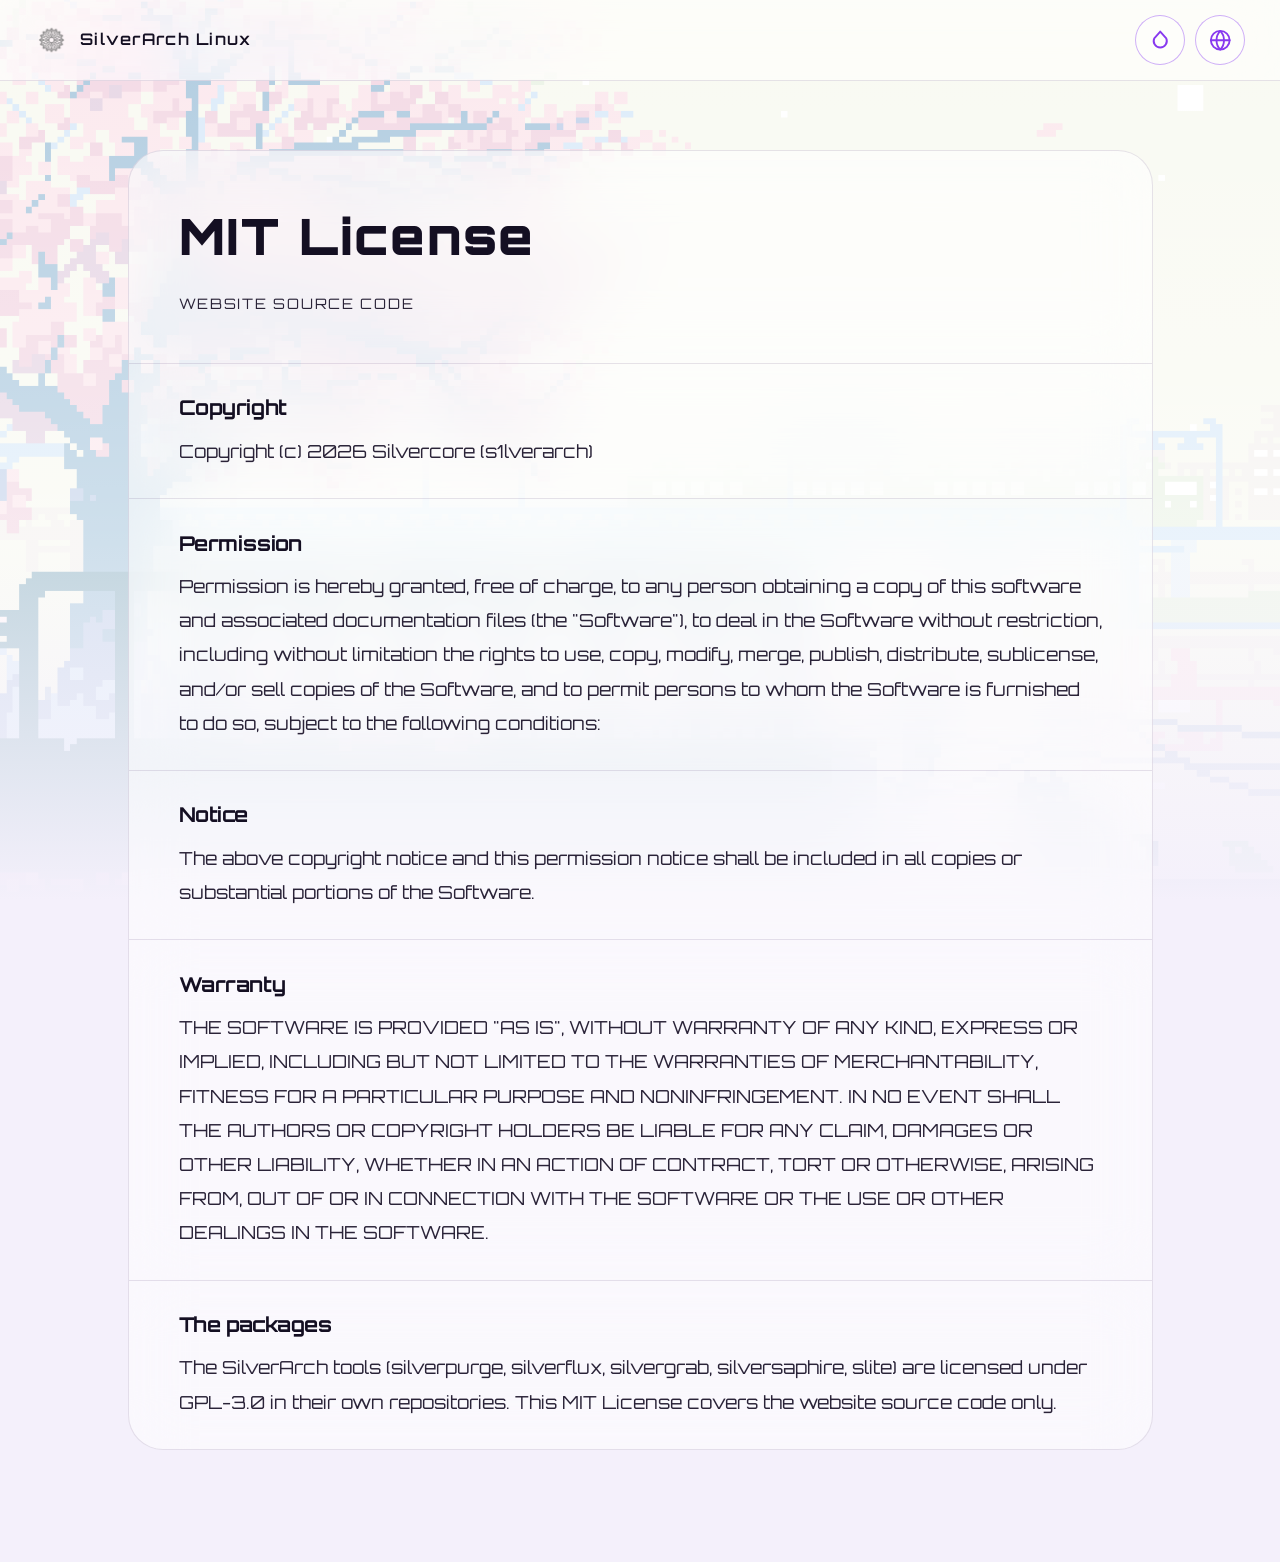
<file: license.html>
<!DOCTYPE html>
<html lang="en" data-theme="light" dir="ltr">
<head>
<meta charset="UTF-8">
<meta name="viewport" content="width=device-width, initial-scale=1.0">
<title>MIT License — SilverArch Linux</title>
<link rel="icon" href="assets/silverarch.png">
<link rel="preconnect" href="https://fonts.googleapis.com">
<link rel="stylesheet" href="https://fonts.googleapis.com/css2?family=Orbitron:wght@400;500;600;700;900&family=IBM+Plex+Sans+Arabic:wght@400;500;600;700&display=swap">
<link rel="stylesheet" href="style.css">
<link rel="stylesheet" href="legal.css">
</head>
<body>

<nav class="legal-nav" aria-label="Top bar">
  <a class="legal-back" href="index.html"><img src="assets/silverarch.png" alt="" width="26" height="26"><span data-i18n="nav_back">SilverArch Linux</span></a>
  <div class="legal-tools">
    <button class="icon-btn" id="btn-theme-btn" aria-label="Button colour" title="Button colour">
      <svg class="ic" viewBox="0 0 24 24" fill="none" stroke="currentColor" stroke-width="2" stroke-linecap="round" stroke-linejoin="round" aria-hidden="true"><path d="M12 2.7 5.6 9.9a7 7 0 1 0 12.8 0z"/></svg>
    </button>
    <div class="lang">
      <button class="globe-btn" aria-label="Language" aria-haspopup="true">
        <svg class="ic" viewBox="0 0 24 24" fill="none" stroke="currentColor" stroke-width="2" stroke-linecap="round" stroke-linejoin="round" aria-hidden="true"><circle cx="12" cy="12" r="10"/><path d="M12 2a14.5 14.5 0 0 0 0 20 14.5 14.5 0 0 0 0-20"/><path d="M2 12h20"/></svg>
      </button>
      <div class="lang-menu" role="menu">
        <button class="lang-opt" data-lang-opt="en" role="menuitem"><span>English</span><small>EN</small></button>
        <button class="lang-opt" data-lang-opt="ar" role="menuitem"><span>العربية</span><small>AR</small></button>
        <button class="lang-opt" data-lang-opt="fr" role="menuitem"><span>Français</span><small>FR</small></button>
        <button class="lang-opt" data-lang-opt="ru" role="menuitem"><span>Русский</span><small>RU</small></button>
      </div>
    </div>
  </div>
</nav>

<main class="legal">
  <header class="legal-head">
    <h1 data-i18n="l_title">MIT License</h1>
    <p class="legal-meta" data-i18n="l_meta">Website source code</p>
  </header>

  <section class="sec"><h2 data-i18n="l_s1_t">Copyright</h2><p data-i18n="l_s1_p">Copyright (c) 2026 Silvercore (s1lverarch)</p></section>
  <section class="sec"><h2 data-i18n="l_s2_t">Permission</h2><p data-i18n="l_s2_p">Permission is hereby granted, free of charge, to any person obtaining a copy of this software and associated documentation files (the "Software"), to deal in the Software without restriction, including without limitation the rights to use, copy, modify, merge, publish, distribute, sublicense, and/or sell copies of the Software, and to permit persons to whom the Software is furnished to do so, subject to the following conditions:</p></section>
  <section class="sec"><h2 data-i18n="l_s3_t">Notice</h2><p data-i18n="l_s3_p">The above copyright notice and this permission notice shall be included in all copies or substantial portions of the Software.</p></section>
  <section class="sec"><h2 data-i18n="l_s4_t">Warranty</h2><p data-i18n="l_s4_p">THE SOFTWARE IS PROVIDED "AS IS", WITHOUT WARRANTY OF ANY KIND, EXPRESS OR IMPLIED, INCLUDING BUT NOT LIMITED TO THE WARRANTIES OF MERCHANTABILITY, FITNESS FOR A PARTICULAR PURPOSE AND NONINFRINGEMENT. IN NO EVENT SHALL THE AUTHORS OR COPYRIGHT HOLDERS BE LIABLE FOR ANY CLAIM, DAMAGES OR OTHER LIABILITY, WHETHER IN AN ACTION OF CONTRACT, TORT OR OTHERWISE, ARISING FROM, OUT OF OR IN CONNECTION WITH THE SOFTWARE OR THE USE OR OTHER DEALINGS IN THE SOFTWARE.</p></section>
  <section class="sec"><h2 data-i18n="l_s5_t">The packages</h2><p data-i18n="l_s5_p">The SilverArch tools (silverpurge, silverflux, silvergrab, silversaphire, slite) are licensed under GPL-3.0 in their own repositories. This MIT License covers the website source code only.</p></section>
</main>

<script src="icons.js"></script>
<script src="legal-i18n.js"></script>
<script src="legal.js"></script>
</body>
</html>
</file>
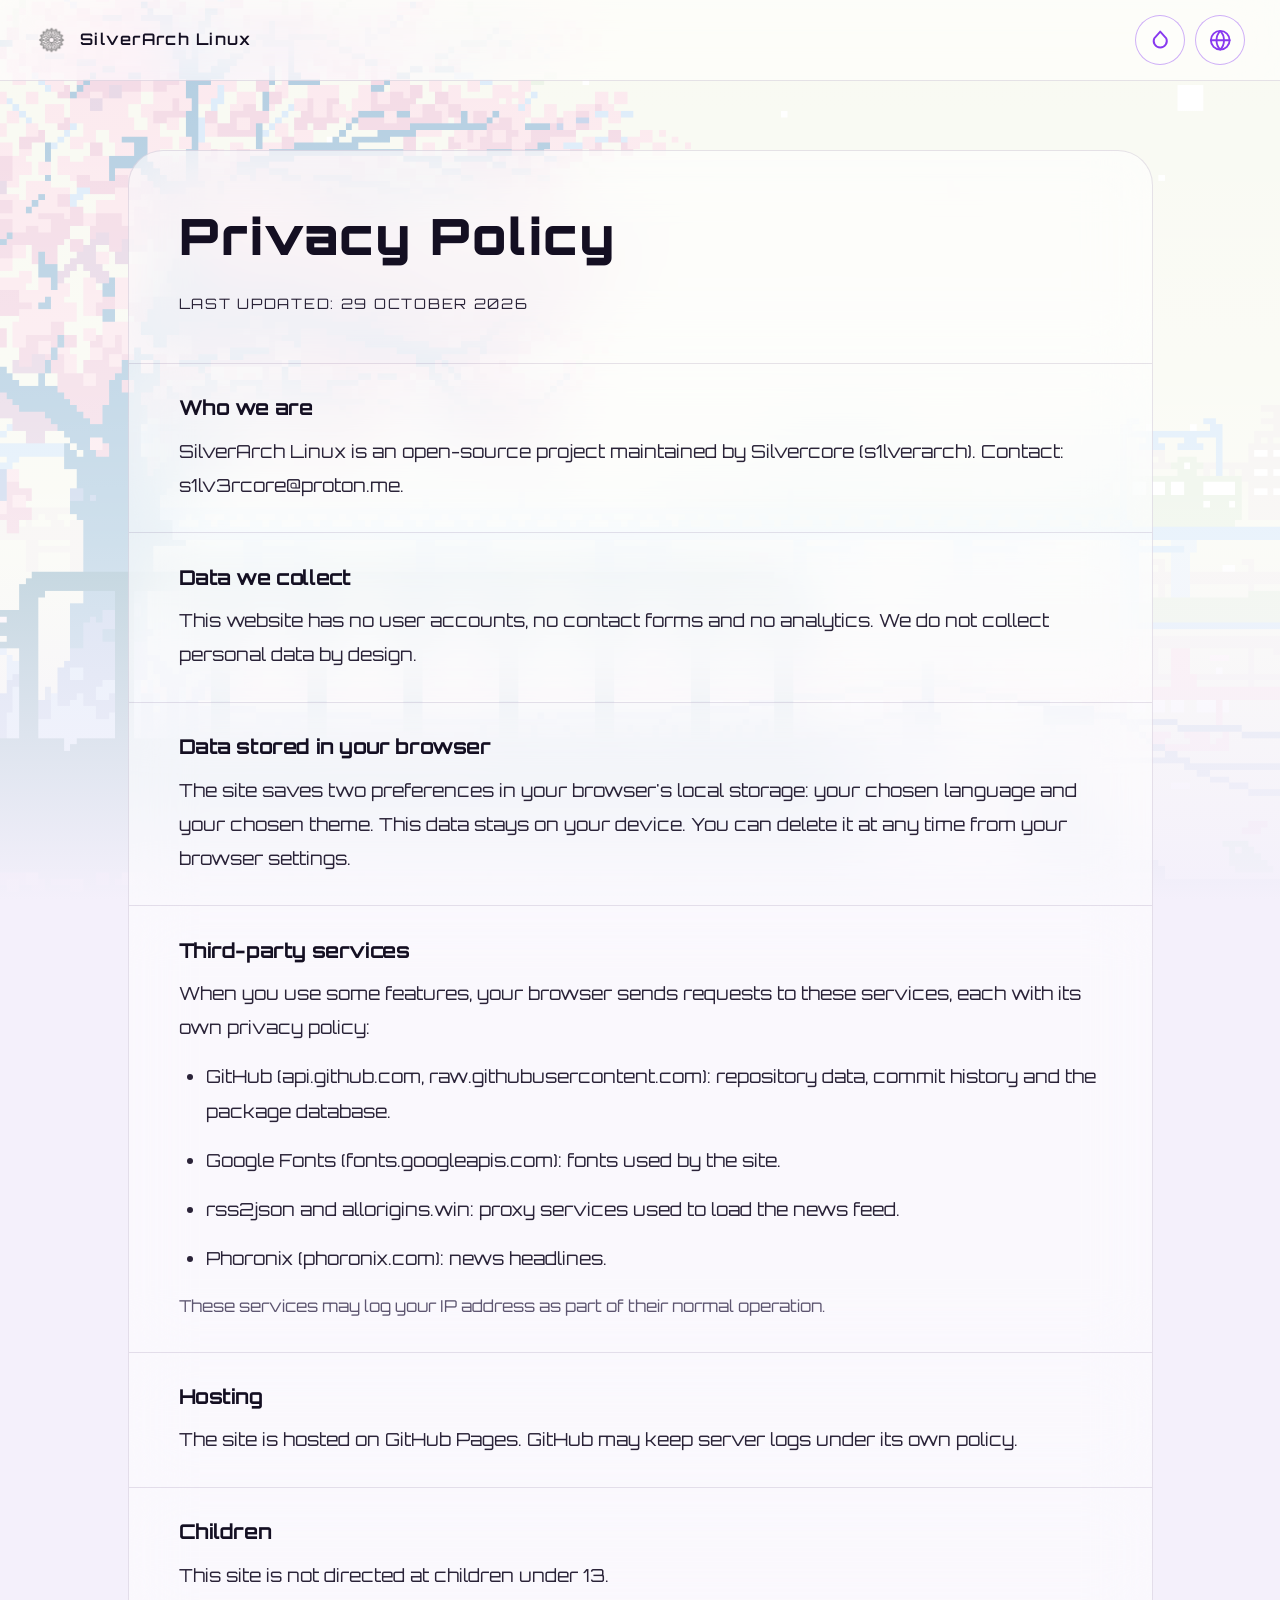
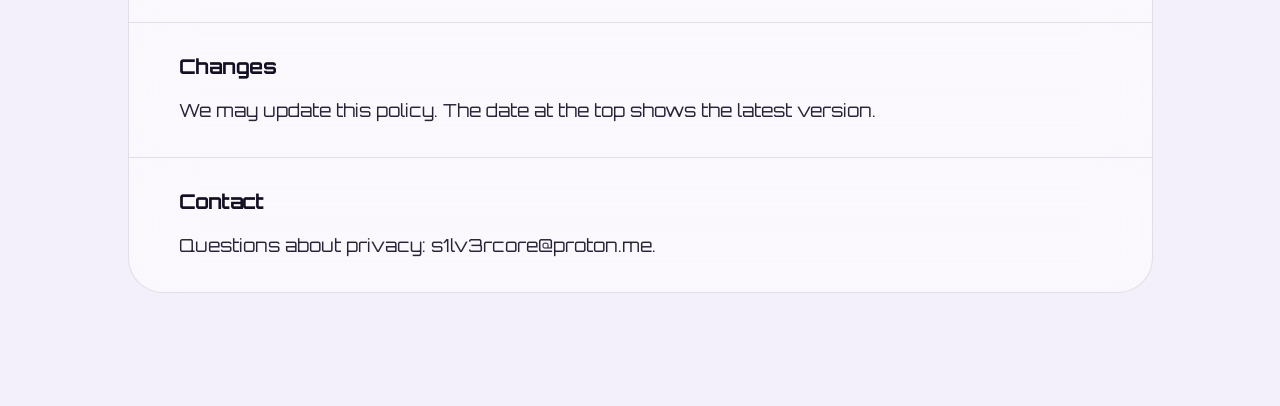
<file: privacy.html>
<!DOCTYPE html>
<html lang="en" data-theme="light" dir="ltr">
<head>
<meta charset="UTF-8">
<meta name="viewport" content="width=device-width, initial-scale=1.0">
<title>Privacy Policy — SilverArch Linux</title>
<link rel="icon" href="assets/silverarch.png">
<link rel="preconnect" href="https://fonts.googleapis.com">
<link rel="stylesheet" href="https://fonts.googleapis.com/css2?family=Orbitron:wght@400;500;600;700;900&family=IBM+Plex+Sans+Arabic:wght@400;500;600;700&display=swap">
<link rel="stylesheet" href="style.css">
<link rel="stylesheet" href="legal.css">
</head>
<body>

<nav class="legal-nav" aria-label="Top bar">
  <a class="legal-back" href="index.html"><img src="assets/silverarch.png" alt="" width="26" height="26"><span data-i18n="nav_back">SilverArch Linux</span></a>
  <div class="legal-tools">
    <button class="icon-btn" id="btn-theme-btn" aria-label="Button colour" title="Button colour">
      <svg class="ic" viewBox="0 0 24 24" fill="none" stroke="currentColor" stroke-width="2" stroke-linecap="round" stroke-linejoin="round" aria-hidden="true"><path d="M12 2.7 5.6 9.9a7 7 0 1 0 12.8 0z"/></svg>
    </button>
    <div class="lang">
      <button class="globe-btn" aria-label="Language" aria-haspopup="true">
        <svg class="ic" viewBox="0 0 24 24" fill="none" stroke="currentColor" stroke-width="2" stroke-linecap="round" stroke-linejoin="round" aria-hidden="true"><circle cx="12" cy="12" r="10"/><path d="M12 2a14.5 14.5 0 0 0 0 20 14.5 14.5 0 0 0 0-20"/><path d="M2 12h20"/></svg>
      </button>
      <div class="lang-menu" role="menu">
        <button class="lang-opt" data-lang-opt="en" role="menuitem"><span>English</span><small>EN</small></button>
        <button class="lang-opt" data-lang-opt="ar" role="menuitem"><span>العربية</span><small>AR</small></button>
        <button class="lang-opt" data-lang-opt="fr" role="menuitem"><span>Français</span><small>FR</small></button>
        <button class="lang-opt" data-lang-opt="ru" role="menuitem"><span>Русский</span><small>RU</small></button>
      </div>
    </div>
  </div>
</nav>

<main class="legal">
  <header class="legal-head">
    <h1 data-i18n="p_title">Privacy Policy</h1>
    <p class="legal-meta" data-i18n="p_meta">Last updated: 26 November 2026</p>
  </header>

  <section class="sec"><h2 data-i18n="p_s1_t">Who we are</h2><p data-i18n="p_s1_p">SilverArch Linux is an open-source project maintained by Silvercore (s1lverarch). Contact: s1lv3rcore@proton.me.</p></section>
  <section class="sec"><h2 data-i18n="p_s2_t">Data we collect</h2><p data-i18n="p_s2_p">This website has no user accounts, no contact forms and no analytics. We do not collect personal data by design.</p></section>
  <section class="sec"><h2 data-i18n="p_s3_t">Data stored in your browser</h2><p data-i18n="p_s3_p">The site saves your chosen language and your chosen button colour in your browser's local storage. SilverArch Linux is not affiliated with or endorsed by the Arch Linux project. The word “Arch” describes the Arch-based base system. This data stays on your device. You can delete it at any time from your browser settings.</p></section>
  <section class="sec">
    <h2 data-i18n="p_s4_t">Third-party services</h2>
    <p data-i18n="p_s4_p">When you use some features, your browser sends requests to these services, each with its own privacy policy:</p>
    <ul>
      <li data-i18n="p_s4_l1">GitHub (api.github.com, raw.githubusercontent.com): repository data, commit history and the package database.</li>
      <li data-i18n="p_s4_l2">Google Fonts (fonts.googleapis.com): fonts used by the site.</li>
      <li data-i18n="p_s4_l3">rss2json and allorigins.win: proxy services used to load the news feed.</li>
      <li data-i18n="p_s4_l4">Phoronix (phoronix.com): news headlines.</li>
    </ul>
    <p class="sec-note" data-i18n="p_s4_note">These services may log your IP address as part of their normal operation.</p>
  </section>
  <section class="sec"><h2 data-i18n="p_s5_t">Hosting</h2><p data-i18n="p_s5_p">The site is hosted on GitHub Pages. GitHub may keep server logs under its own policy.</p></section>
  <section class="sec"><h2 data-i18n="p_s6_t">Children</h2><p data-i18n="p_s6_p">This site is not directed at children under 13.</p></section>
  <section class="sec"><h2 data-i18n="p_s7_t">Changes</h2><p data-i18n="p_s7_p">We may update this policy. The date at the top shows the latest version.</p></section>
  <section class="sec"><h2 data-i18n="p_s8_t">Contact</h2><p data-i18n="p_s8_p">Questions about privacy: s1lv3rcore@proton.me.</p></section>
</main>

<script src="icons.js"></script>
<script src="legal-i18n.js"></script>
<script src="legal.js"></script>
</body>
</html>
</file>
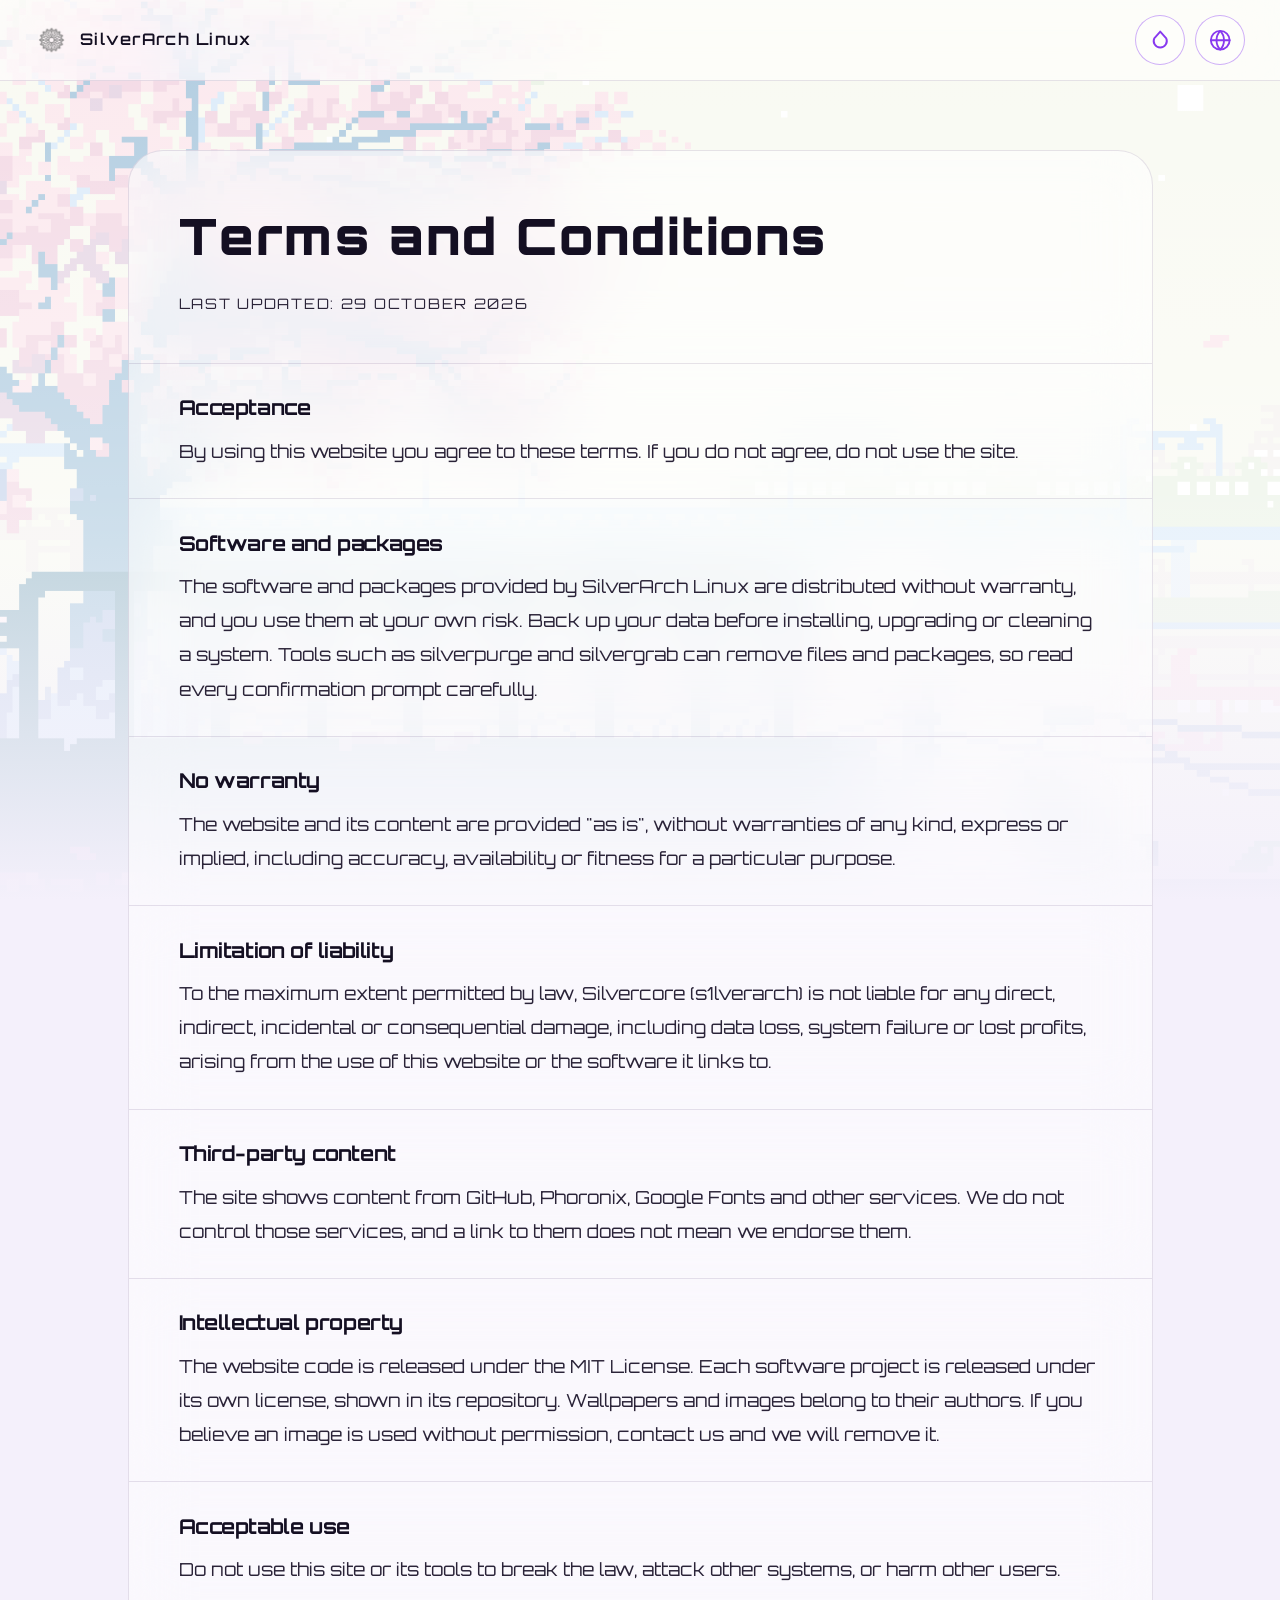
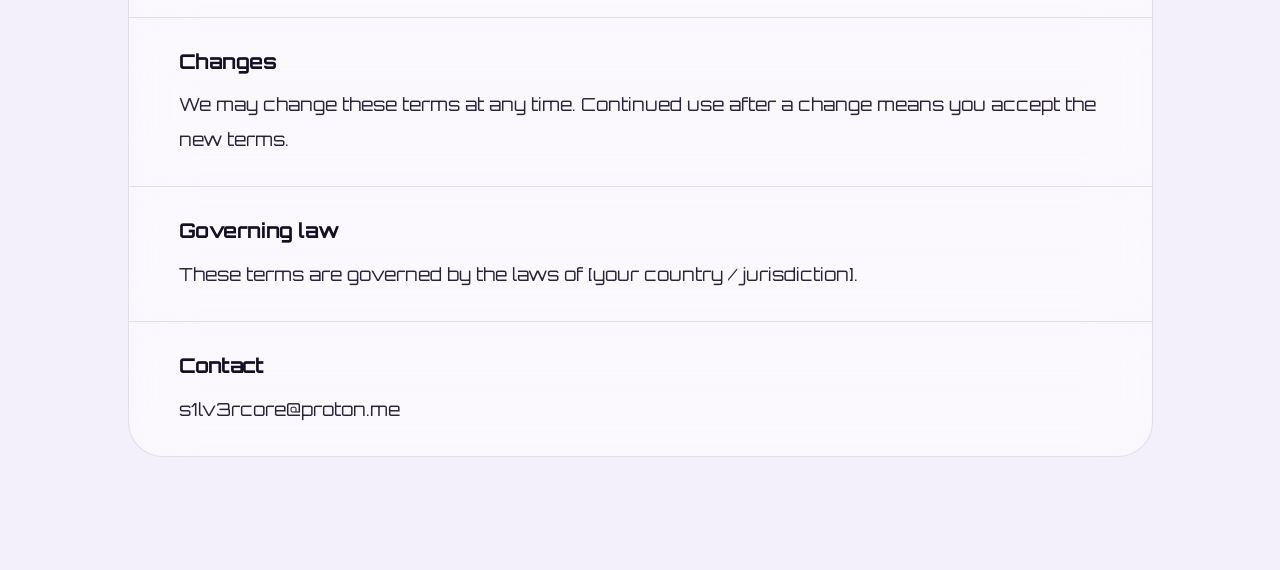
<file: terms.html>
<!DOCTYPE html>
<html lang="en" data-theme="light" dir="ltr">
<head>
<meta charset="UTF-8">
<meta name="viewport" content="width=device-width, initial-scale=1.0">
<title>Terms and Conditions — SilverArch Linux</title>
<link rel="icon" href="assets/silverarch.png">
<link rel="preconnect" href="https://fonts.googleapis.com">
<link rel="stylesheet" href="https://fonts.googleapis.com/css2?family=Orbitron:wght@400;500;600;700;900&family=IBM+Plex+Sans+Arabic:wght@400;500;600;700&display=swap">
<link rel="stylesheet" href="style.css">
<link rel="stylesheet" href="legal.css">
</head>
<body>

<nav class="legal-nav" aria-label="Top bar">
  <a class="legal-back" href="index.html"><img src="assets/silverarch.png" alt="" width="26" height="26"><span data-i18n="nav_back">SilverArch Linux</span></a>
  <div class="legal-tools">
    <button class="icon-btn" id="btn-theme-btn" aria-label="Button colour" title="Button colour">
      <svg class="ic" viewBox="0 0 24 24" fill="none" stroke="currentColor" stroke-width="2" stroke-linecap="round" stroke-linejoin="round" aria-hidden="true"><path d="M12 2.7 5.6 9.9a7 7 0 1 0 12.8 0z"/></svg>
    </button>
    <div class="lang">
      <button class="globe-btn" aria-label="Language" aria-haspopup="true">
        <svg class="ic" viewBox="0 0 24 24" fill="none" stroke="currentColor" stroke-width="2" stroke-linecap="round" stroke-linejoin="round" aria-hidden="true"><circle cx="12" cy="12" r="10"/><path d="M12 2a14.5 14.5 0 0 0 0 20 14.5 14.5 0 0 0 0-20"/><path d="M2 12h20"/></svg>
      </button>
      <div class="lang-menu" role="menu">
        <button class="lang-opt" data-lang-opt="en" role="menuitem"><span>English</span><small>EN</small></button>
        <button class="lang-opt" data-lang-opt="ar" role="menuitem"><span>العربية</span><small>AR</small></button>
        <button class="lang-opt" data-lang-opt="fr" role="menuitem"><span>Français</span><small>FR</small></button>
        <button class="lang-opt" data-lang-opt="ru" role="menuitem"><span>Русский</span><small>RU</small></button>
      </div>
    </div>
  </div>
</nav>

<main class="legal">
  <header class="legal-head">
    <h1 data-i18n="t_title">Terms and Conditions</h1>
    <p class="legal-meta" data-i18n="t_meta">Last updated: 29 October 2026</p>
  </header>

  <section class="sec"><h2 data-i18n="t_s1_t">Acceptance</h2><p data-i18n="t_s1_p">By using this website you agree to these terms. If you do not agree, do not use the site.</p></section>
  <section class="sec"><h2 data-i18n="t_s2_t">Software and packages</h2><p data-i18n="t_s2_p">The software and packages provided by SilverArch Linux are distributed without warranty, and you use them at your own risk. Back up your data before installing, upgrading or cleaning a system. Tools such as silverpurge and silvergrab can remove files and packages, so read every confirmation prompt carefully.</p></section>
  <section class="sec"><h2 data-i18n="t_s3_t">No warranty</h2><p data-i18n="t_s3_p">The website and its content are provided "as is", without warranties of any kind, express or implied, including accuracy, availability or fitness for a particular purpose.</p></section>
  <section class="sec"><h2 data-i18n="t_s4_t">Limitation of liability</h2><p data-i18n="t_s4_p">To the maximum extent permitted by law, Silvercore (s1lverarch) is not liable for any direct, indirect, incidental or consequential damage, including data loss, system failure or lost profits, arising from the use of this website or the software it links to.</p></section>
  <section class="sec"><h2 data-i18n="t_s5_t">Third-party content</h2><p data-i18n="t_s5_p">The site shows content from GitHub, Phoronix, Google Fonts and other services. We do not control those services, and a link to them does not mean we endorse them.</p></section>
  <section class="sec"><h2 data-i18n="t_s6_t">Intellectual property</h2><p data-i18n="t_s6_p">The website code is released under the MIT License. Each software project is released under its own license, shown in its repository. Wallpapers and images belong to their authors. If you believe an image is used without permission, contact us and we will remove it.</p></section>
  <section class="sec"><h2 data-i18n="t_s7_t">Acceptable use</h2><p data-i18n="t_s7_p">Do not use this site or its tools to break the law, attack other systems, or harm other users.</p></section>
  <section class="sec"><h2 data-i18n="t_s8_t">Changes</h2><p data-i18n="t_s8_p">We may change these terms at any time. Continued use after a change means you accept the new terms.</p></section>
  <section class="sec"><h2 data-i18n="t_s9_t">Governing law</h2><p data-i18n="t_s9_p">These terms are governed by the laws of [your country / jurisdiction].</p></section>
  <section class="sec"><h2 data-i18n="t_s10_t">Contact</h2><p data-i18n="t_s10_p">s1lv3rcore@proton.me</p></section>
</main>

<script src="icons.js"></script>
<script src="legal-i18n.js"></script>
<script src="legal.js"></script>
</body>
</html>
</file>
<file: style.css>
/* SilverArch Linux — site styles
   Dark: pure black + #F865FF accent, pixel city wallpaper.
   Light: soft lilac-white + #8839ef accent, pixel cherry-blossom wallpaper.
   Buttons are glass: translucent, blurred, thin light border. */

:root {
  --sans: 'Orbitron', 'IBM Plex Sans Arabic', system-ui, sans-serif;
  --mono: 'JetBrains Mono', ui-monospace, monospace;
  --ease: cubic-bezier(.16, 1, .3, 1);
  --r: 18px;
  }
html[data-theme="dark"] {
  color-scheme: dark;
  --bg: #000000;
  --wall: url('assets/dark.gif');
  --wall-tint: linear-gradient(180deg, rgba(0,0,0,.55) 0%, rgba(0,0,0,.82) 60%, #000 100%);
  --accent: #F865FF; --accent2: #c26bff;
  --text: #ece4f5; --strong: #ffffff; --dim: #9d8fae; --dim2: #5b4f6b;
  --glass: rgba(255,255,255,.05); --glass-hi: rgba(255,255,255,.10);
  --line: rgba(255,255,255,.10); --line2: rgba(248,101,255,.45);
  --shadow: 0 18px 50px rgba(0,0,0,.6);
  --glow: 0 0 36px rgba(248,101,255,.28);
}
html[data-theme="light"] {
  color-scheme: light;
  --bg: #f4f0fb;
  --wall: url('assets/light.gif');
  --wall-tint: linear-gradient(180deg, rgba(255,255,255,.55) 0%, rgba(255,255,255,.72) 60%, #f4f0fb 100%);
  --accent: #8839ef; --accent2: #6a1bd1;
  --text: #2a2338; --strong: #140f22; --dim: #5d5570; --dim2: #9a93ab;
  --glass: rgba(255,255,255,.28); --glass-hi: rgba(255,255,255,.55);
  --line: rgba(60,30,90,.12); --line2: rgba(136,57,239,.45);
  --shadow: 0 18px 46px rgba(60,30,90,.16);
  --glow: 0 0 36px rgba(136,57,239,.22);
}

/* Russian pages: Science Gothic (Cyrillic, techno look) */
html[lang="ru"] body,
html[lang="ru"] p,
html[lang="ru"] li,
html[lang="ru"] .lead,
html[lang="ru"] .repo p,
html[lang="ru"] .cta p,
html[lang="ru"] h1,
html[lang="ru"] h2,
html[lang="ru"] h3,
html[lang="ru"] .hero-title,
html[lang="ru"] .brand {
  font-family: 'Science Gothic', system-ui, sans-serif;
}

*, *::before, *::after { box-sizing: border-box; margin: 0; padding: 0; }
html { scroll-behavior: smooth; scroll-padding-top: 84px; -webkit-text-size-adjust: 100%; }
body {
  font-family: var(--sans); color: var(--text); background: var(--bg); line-height: 1.6;
  min-height: 100vh; overflow-x: hidden; transition: background-color .4s var(--ease), color .4s var(--ease);
}
html[dir="rtl"] body { font-family: 'Noto Sans Arabic', var(--sans); }
a { color: inherit; text-decoration: none; }
button { font: inherit; color: inherit; background: none; border: 0; cursor: pointer; }
img, video { max-width: 100%; display: block; }
code, pre, .mono { font-family: var(--mono); }
::selection { background: var(--accent); color: #000; }
:focus-visible { outline: 2px solid var(--accent); outline-offset: 3px; border-radius: 8px; }

/* wallpaper: fixed, cover, with a readable tint on top */
body::before {
  content: ""; position: fixed; inset: 0; z-index: -2; pointer-events: none;
  background: var(--wall-tint), var(--wall) center / cover no-repeat fixed;
  transition: opacity .5s;
}
body::after { display: none; }

.wrap { max-width: 1180px; margin: 0 auto; padding: 0 28px; }
section { padding: 96px 0; position: relative; }
.eyebrow { font-family: var(--mono); font-size: .74rem; letter-spacing: .14em; text-transform: uppercase; color: var(--accent); display: inline-flex; align-items: center; gap: 10px; margin-bottom: 14px; }
.eyebrow::before { content: ""; width: 22px; height: 1px; background: currentColor; }
h2 { font-size: clamp(2rem, 4vw, 2.9rem); font-weight: 700; line-height: 1.1; letter-spacing: -.02em; color: var(--strong); margin-bottom: 14px; }
.lead { color: var(--dim); font-size: 1.05rem; max-width: 680px; }
.ic { width: 18px; height: 18px; flex-shrink: 0; display: inline-block; vertical-align: -4px; }
.ic-sm { width: 14px; height: 14px; vertical-align: -2px; }

/* icon click: full rotation */
svg.ic.spin { animation: spin360 .7s var(--ease); }
@keyframes spin360 { to { transform: rotate(360deg); } }

/* glass surface */
.glass {
  background: var(--glass); backdrop-filter: blur(20px) saturate(150%); -webkit-backdrop-filter: blur(20px) saturate(150%);
  border: 1px solid var(--line); border-radius: var(--r); box-shadow: var(--shadow);
  position: relative; overflow: hidden; transition: transform .35s var(--ease), border-color .35s, box-shadow .35s;
}
.glass::before { content: ""; position: absolute; inset: 0; border-radius: inherit; pointer-events: none; background: linear-gradient(180deg, var(--glass-hi), transparent 45%); }
.glass:hover { border-color: var(--line2); box-shadow: var(--shadow), var(--glow); }

/* glass buttons (transparent + blurred) */
.btn {
  position: relative; overflow: hidden; display: inline-flex; align-items: center; justify-content: center; gap: 9px;
  padding: 12px 22px; border-radius: 14px; font-weight: 600; font-size: .92rem; color: var(--strong);
  background: var(--glass); border: 1px solid var(--line);
  backdrop-filter: blur(16px) saturate(160%); -webkit-backdrop-filter: blur(16px) saturate(160%);
  box-shadow: inset 0 1px 0 rgba(255,255,255,.22), 0 8px 24px rgba(0,0,0,.18);
  transition: transform .25s var(--ease), border-color .25s, box-shadow .25s, background .25s;
}
.btn:hover { transform: translateY(-2px); border-color: var(--accent); box-shadow: inset 0 1px 0 rgba(255,255,255,.3), var(--glow); background: var(--glass-hi); }
.btn:active { transform: scale(.97); }
.btn-primary { border-color: var(--line2); color: var(--strong); background: linear-gradient(135deg, color-mix(in srgb, var(--accent) 30%, transparent), color-mix(in srgb, var(--accent2) 18%, transparent)); }
.btn-sm { padding: 8px 14px; font-size: .8rem; border-radius: 11px; }
.ripple { position: absolute; border-radius: 50%; background: rgba(255,255,255,.4); transform: scale(0); animation: ripple .6s ease-out forwards; pointer-events: none; }
@keyframes ripple { to { transform: scale(4); opacity: 0; } }

.pill { display: inline-flex; align-items: center; gap: 8px; padding: 6px 14px; border-radius: 999px; border: 1px solid var(--line); background: var(--glass); backdrop-filter: blur(12px); font-family: var(--mono); font-size: .74rem; color: var(--dim); }
.dot { width: 7px; height: 7px; border-radius: 50%; background: #4ade80; box-shadow: 0 0 10px #4ade80; animation: blink 2s infinite; }
@keyframes blink { 50% { opacity: .35; } }

/* ── header ── */
.nav {
  position: fixed; top: 0; left: 0; right: 0; z-index: 200;
  background: var(--glass); backdrop-filter: blur(22px) saturate(160%); -webkit-backdrop-filter: blur(22px) saturate(160%);
  border-bottom: 1px solid var(--line);
}
.nav-inner { display: flex; align-items: center; gap: 14px; padding: 12px 24px; min-height: 64px; max-width: 1400px; margin: 0 auto; }
.brand { display: flex; align-items: center; gap: 10px; font-weight: 700; color: var(--strong); white-space: nowrap; flex-shrink: 0; }
.brand img { width: 30px; height: 30px; animation: spin 24s linear infinite; }
@keyframes spin { to { transform: rotate(360deg); } }
.nav-links { display: flex; gap: 2px; list-style: none; margin-inline-start: auto; min-width: 0; }
.nav-links a {
  display: inline-flex; align-items: center; gap: 6px; padding: 8px 10px; border-radius: 10px; white-space: nowrap;
  font-family: var(--mono); font-size: .72rem; letter-spacing: .05em; text-transform: uppercase; color: var(--dim); transition: color .2s, background .2s;
}
.nav-links a:hover { color: var(--strong); background: var(--glass-hi); }
.nav-right { display: flex; align-items: center; gap: 8px; flex-shrink: 0; }
.icon-btn {
  width: 40px; height: 40px; border-radius: 12px; display: grid; place-items: center; flex-shrink: 0;
  background: var(--glass); border: 1px solid var(--line); color: var(--dim);
  backdrop-filter: blur(14px); -webkit-backdrop-filter: blur(14px); transition: all .2s;
}
.icon-btn:hover { color: var(--accent); border-color: var(--accent); }
.burger { display: none; }
.nav.compact .nav-links { display: none; }
.nav.compact .burger { display: grid; }
.nav.compact .nav-sheet { display: none; }
.nav-sheet {
  position: absolute; top: 100%; left: 12px; right: 12px; margin-top: 8px; padding: 10px; border-radius: 18px;
  background: var(--glass); backdrop-filter: blur(24px); -webkit-backdrop-filter: blur(24px); border: 1px solid var(--line); box-shadow: var(--shadow);
  display: none; flex-direction: column; gap: 4px; z-index: 210;
}
.nav-sheet.open { display: flex; animation: rise .3s var(--ease); }
@keyframes rise { from { opacity: 0; transform: translateY(-8px); } }
.nav-sheet a { display: flex; align-items: center; gap: 10px; padding: 12px 14px; border-radius: 12px; font-size: 1rem; color: var(--text); }
.nav-sheet a:hover { background: var(--glass-hi); color: var(--accent); }

/* search: full field on wide screens, icon that opens on focus when compact */
.search { position: relative; display: flex; align-items: center; }
.search > .ic { position: absolute; inset-inline-start: 12px; color: var(--dim); pointer-events: none; z-index: 1; }
.search-input {
  width: 240px; height: 40px; padding: 0 44px 0 38px; border-radius: 12px; border: 1px solid var(--line); outline: none;
  background: var(--glass); backdrop-filter: blur(14px); -webkit-backdrop-filter: blur(14px); color: var(--strong);
  font: 500 .86rem var(--sans); transition: width .35s var(--ease), border-color .2s;
}
.search-input:focus { width: min(360px, 60vw); border-color: var(--accent); }
.search-input::placeholder { color: var(--dim2); }
.search kbd { position: absolute; inset-inline-end: 10px; font-family: var(--mono); font-size: .66rem; color: var(--dim2); border: 1px solid var(--line); border-radius: 6px; padding: 1px 6px; pointer-events: none; }
.nav.compact .search-input { width: 40px; padding: 0; color: transparent; cursor: pointer; }
.nav.compact .search-input:focus { width: min(320px, 70vw); padding: 0 14px 0 38px; color: var(--strong); cursor: text; }
.nav.compact .search kbd { display: none; }
.search-results {
  position: absolute; top: calc(100% + 10px); inset-inline-end: 0; width: min(480px, 92vw); max-height: 70vh; overflow: auto;
  padding: 8px; display: none; z-index: 300;
}
.search-results.open { display: block; animation: rise .25s var(--ease); }
.sr-group { font-family: var(--mono); font-size: .66rem; text-transform: uppercase; letter-spacing: .12em; color: var(--dim2); padding: 10px 10px 4px; }
.sr-item { display: flex; flex-direction: column; gap: 2px; padding: 9px 10px; border-radius: 10px; color: var(--text); }
.sr-item b { color: var(--strong); font-weight: 600; }
.sr-item span { color: var(--dim); font-size: .82rem; }
.sr-item.active, .sr-item:hover { background: var(--glass-hi); }
mark { background: color-mix(in srgb, var(--accent) 30%, transparent); color: inherit; border-radius: 3px; padding: 0 2px; }
.sr-empty { padding: 14px; color: var(--dim); font-size: .9rem; }

/* language globe + list */
.lang { position: relative; display: inline-flex; }
.globe-btn { width: 40px; height: 40px; border-radius: 12px; display: grid; place-items: center; background: var(--glass); border: 1px solid var(--line); color: var(--accent); backdrop-filter: blur(14px); -webkit-backdrop-filter: blur(14px); transition: all .25s var(--ease); }
.lang:hover .globe-btn, .lang:focus-within .globe-btn { border-color: var(--accent); box-shadow: var(--glow); transform: rotate(-12deg); }
.lang-menu {
  position: absolute; top: calc(100% + 10px); inset-inline-end: 0; min-width: 180px; padding: 8px; border-radius: 16px;
  background: var(--glass); backdrop-filter: blur(22px); -webkit-backdrop-filter: blur(22px); border: 1px solid var(--line); box-shadow: var(--shadow);
  opacity: 0; transform: translateY(-6px); pointer-events: none; transition: opacity .25s, transform .25s var(--ease); z-index: 300;
}
.lang:hover .lang-menu, .lang:focus-within .lang-menu { opacity: 1; transform: none; pointer-events: auto; }
.lang-opt { width: 100%; display: flex; justify-content: space-between; align-items: center; gap: 14px; padding: 9px 12px; border-radius: 10px; font-size: .92rem; color: var(--text); text-align: start; }
.lang-opt small { font-family: var(--mono); font-size: .66rem; color: var(--dim2); }
.lang-opt:hover { background: var(--glass-hi); color: var(--accent); }
.lang-opt[aria-current="true"] { color: var(--strong); background: color-mix(in srgb, var(--accent) 22%, transparent); }

/* ── hero ── */
.hero { min-height: 100vh; display: flex; align-items: center; padding: 130px 0 90px; }
.hero-grid { display: grid; grid-template-columns: 1.05fr .95fr; gap: 56px; align-items: center; }
.hero h1 { font-size: clamp(2.5rem, 5.4vw, 4.2rem); font-weight: 700; line-height: 1.04; letter-spacing: -.03em; color: var(--strong); margin: 18px 0 20px; }
.hero h1 span { background: linear-gradient(100deg, var(--strong), var(--accent), var(--accent2), var(--strong)); background-size: 220% auto; -webkit-background-clip: text; background-clip: text; color: transparent; animation: sheen 7s ease-in-out infinite; }
@keyframes sheen { 50% { background-position: 100% center; } }
.hero .lead { font-size: 1.1rem; margin-bottom: 30px; }
.hero-cta { display: flex; flex-wrap: wrap; gap: 12px; margin-bottom: 40px; }
.stats { display: grid; grid-template-columns: repeat(4, auto); gap: 34px; justify-content: start; }
.stat b { display: block; font-size: 1.6rem; color: var(--strong); }
.stat span { font-family: var(--mono); font-size: .68rem; color: var(--dim); text-transform: uppercase; letter-spacing: .08em; }

.term { font-family: var(--mono); font-size: .8rem; }
.term-head { display: flex; align-items: center; gap: 7px; padding: 12px 16px; border-bottom: 1px solid var(--line); color: var(--dim); }
.term-head i { width: 10px; height: 10px; border-radius: 50%; display: inline-block; }
.term-body { padding: 18px 20px; line-height: 1.85; white-space: pre-wrap; color: var(--text); overflow-x: auto; min-height: 230px; }
.term-body .p { color: var(--accent); }
.term-body .ok { color: #4ade80; font-weight: 600; }
.term-body .dim { color: var(--dim2); }
.term-line { display: none; }
.term-line.show { display: block; }
.caret { display: inline-block; width: 8px; height: 15px; background: var(--accent); vertical-align: middle; animation: blink 1s steps(2) infinite; }

/* ── tabs ── */
.tabs { display: inline-flex; flex-wrap: wrap; gap: 6px; padding: 6px; border-radius: 16px; background: var(--glass); border: 1px solid var(--line); backdrop-filter: blur(16px); -webkit-backdrop-filter: blur(16px); margin-top: 34px; }
.tab { padding: 9px 16px; border-radius: 11px; font-family: var(--mono); font-size: .78rem; color: var(--dim); display: inline-flex; align-items: center; gap: 7px; transition: all .25s var(--ease); }
.tab:hover { color: var(--strong); }
.tab[aria-selected="true"] { color: var(--strong); background: var(--glass-hi); box-shadow: inset 0 1px 0 rgba(255,255,255,.2), 0 4px 16px rgba(0,0,0,.2); }
.tab-panel { margin-top: 18px; padding: 26px; display: none; animation: rise .4s var(--ease); }
.tab-panel.active { display: block; }
.tab-grid { display: grid; grid-template-columns: repeat(2, 1fr); gap: 14px; }
.proj { padding: 18px 20px; display: flex; flex-direction: column; gap: 6px; border-radius: 14px; background: var(--glass); border: 1px solid var(--line); }
.proj b { color: var(--strong); }
.proj span { color: var(--dim); font-size: .88rem; }
.proj a { font-family: var(--mono); font-size: .76rem; color: var(--accent); margin-top: 4px; display: inline-flex; gap: 6px; align-items: center; }
.plain-list { list-style: none; display: grid; gap: 10px; }
.plain-list li { padding: 12px 16px; border-radius: 12px; background: var(--glass); border: 1px solid var(--line); color: var(--text); font-size: .94rem; display: flex; gap: 10px; align-items: flex-start; }
.plain-list li::before { content: "›"; color: var(--accent); font-weight: 700; }
.cmdline { display: flex; justify-content: space-between; align-items: center; gap: 12px; flex-wrap: wrap; padding: 12px 16px; border-radius: 12px; background: rgba(0,0,0,.35); border: 1px solid var(--line); margin-bottom: 10px; }
html[data-theme="light"] .cmdline { background: rgba(255,255,255,.55); }
.cmdline code { font-family: var(--mono); font-size: .84rem; color: var(--strong); white-space: pre-wrap; word-break: break-all; }

/* ── repos + preview ── */
.repo-layout { display: grid; grid-template-columns: 1fr; gap: 22px; margin-top: 44px; }
.repo-grid { display: grid; grid-template-columns: 1fr 1fr; gap: 18px; }
.repo { padding: 22px; display: flex; flex-direction: column; gap: 12px; }
.repo:hover { transform: translateY(-3px); }
.repo-top { display: flex; align-items: center; justify-content: space-between; gap: 10px; }
.repo h3 { font-size: 1.15rem; color: var(--strong); }
.tag { font-family: var(--mono); font-size: .68rem; padding: 4px 10px; border-radius: 999px; border: 1px solid var(--line2); color: var(--accent); white-space: nowrap; background: var(--glass); }
.repo p { color: var(--dim); font-size: .92rem; flex: 1; }
.repo-meta { display: flex; justify-content: space-between; font-family: var(--mono); font-size: .72rem; color: var(--dim2); }
.repo-link { font-family: var(--mono); font-size: .78rem; color: var(--accent); display: inline-flex; align-items: center; gap: 6px; }
.repo-link .ic { transition: transform .25s; }
.repo-link:hover .ic { transform: translate(2px, -2px); }
.preview { width: 100%; max-width: 1920px; aspect-ratio: 16 / 9; margin: 8px auto 0; border-radius: 22px; border: 1px solid var(--line2); background: #000; }
.preview video { position: absolute; inset: 0; width: 100%; height: 100%; object-fit: contain; background: #000; }
.preview figcaption { position: absolute; top: 14px; inset-inline-start: 16px; z-index: 2; pointer-events: none; font-family: var(--mono); font-size: .7rem; color: #fff; background: rgba(0,0,0,.5); padding: 4px 10px; border-radius: 999px; }

/* ── command reference ── */
.docs { display: grid; gap: 14px; margin-top: 40px; }
.doc summary { list-style: none; cursor: pointer; display: flex; align-items: center; justify-content: space-between; gap: 14px; padding: 20px 24px; }
.doc summary::-webkit-details-marker { display: none; }
.doc summary h3 { font-size: 1.15rem; color: var(--strong); display: flex; align-items: baseline; gap: 12px; flex-wrap: wrap; }
.doc summary small { font-family: var(--mono); font-size: .74rem; color: var(--dim2); font-weight: 400; }
.doc .chev { transition: transform .3s var(--ease); color: var(--dim); }
.doc[open] .chev { transform: rotate(180deg); }
.doc-body { padding: 0 24px 24px; display: grid; gap: 12px; }
.cmd { border: 1px solid var(--line); border-radius: 14px; background: rgba(0,0,0,.28); }
html[data-theme="light"] .cmd { background: rgba(255,255,255,.5); }
.cmd-row { display: flex; align-items: center; justify-content: space-between; gap: 12px; padding: 12px 14px; flex-wrap: wrap; }
.cmd pre { font-family: var(--mono); font-size: .84rem; color: var(--strong); white-space: pre-wrap; word-break: break-all; }
.cmd .note { font-size: .84rem; color: var(--dim); padding: 0 14px 12px; }
.facts { list-style: none; display: grid; gap: 8px; margin-top: 6px; }
.facts li { color: var(--dim); font-size: .92rem; padding-inline-start: 18px; position: relative; }
.facts li::before { content: ""; position: absolute; inset-inline-start: 0; top: .6em; width: 6px; height: 6px; border-radius: 50%; background: var(--accent); }
.copy { font-family: var(--mono); font-size: .7rem; padding: 7px 11px; border-radius: 10px; background: var(--glass); border: 1px solid var(--line); color: var(--dim); backdrop-filter: blur(12px); -webkit-backdrop-filter: blur(12px); display: inline-flex; align-items: center; gap: 6px; transition: all .2s; }
.copy:hover { color: var(--accent); border-color: var(--accent); }

/* ── installer ── */
.steps { display: grid; grid-template-columns: repeat(auto-fill, minmax(190px, 1fr)); gap: 10px; margin-top: 36px; counter-reset: st; list-style: none; }
.steps li { counter-increment: st; padding: 12px 14px; border-radius: 13px; background: var(--glass); border: 1px solid var(--line); backdrop-filter: blur(14px); -webkit-backdrop-filter: blur(14px); color: var(--text); font-size: .9rem; display: flex; gap: 10px; align-items: center; }
.steps li::before { content: counter(st, decimal-leading-zero); font-family: var(--mono); font-size: .7rem; color: var(--accent); }
.keys { display: flex; flex-wrap: wrap; gap: 8px; margin-top: 24px; }
.key { font-family: var(--mono); font-size: .76rem; padding: 6px 10px; border-radius: 9px; background: var(--glass); border: 1px solid var(--line); color: var(--dim); }
.key b { color: var(--strong); font-weight: 600; }

/* ── iso ── */
.iso { display: grid; grid-template-columns: 1.2fr .8fr; gap: 30px; align-items: center; padding: 34px; margin-top: 40px; }
.iso h3 { font-size: 1.45rem; color: var(--strong); margin: 10px 0 14px; }
.facts-grid { display: grid; grid-template-columns: repeat(3, 1fr); gap: 12px; margin-top: 18px; }
.fact { padding: 14px; border-radius: 13px; background: var(--glass); border: 1px solid var(--line); }
.fact b { display: block; color: var(--strong); }
.fact span { font-family: var(--mono); font-size: .66rem; color: var(--dim); text-transform: uppercase; letter-spacing: .08em; }
.sha { margin-top: 18px; font-family: var(--mono); font-size: .74rem; color: var(--dim); word-break: break-all; padding: 12px; border-radius: 12px; border: 1px solid var(--line); background: rgba(0,0,0,.25); }
html[data-theme="light"] .sha { background: rgba(255,255,255,.5); }
.iso-cta { display: flex; flex-direction: column; gap: 12px; }

/* ── pacman setup ── */
.setup { display: grid; grid-template-columns: repeat(3, 1fr); gap: 18px; margin-top: 40px; }
.step-card { padding: 22px; display: flex; flex-direction: column; gap: 12px; }
.step-card .n { font-family: var(--mono); font-size: .72rem; color: var(--accent); letter-spacing: .1em; display: flex; align-items: center; gap: 8px; }
.step-card h3 { color: var(--strong); font-size: 1.05rem; }
.step-card p { color: var(--dim); font-size: .9rem; }
.code { margin-top: auto; border-radius: 13px; border: 1px solid var(--line); background: rgba(0,0,0,.32); overflow: hidden; }
html[data-theme="light"] .code { background: rgba(255,255,255,.55); }
.code-h { display: flex; justify-content: space-between; align-items: center; gap: 8px; padding: 7px 10px 7px 12px; border-bottom: 1px solid var(--line); font-family: var(--mono); font-size: .7rem; color: var(--dim); }
.code pre { padding: 13px 14px; font-family: var(--mono); font-size: .78rem; color: var(--text); white-space: pre; overflow-x: auto; line-height: 1.6; }

/* ── distros ── */
.distros { display: grid; grid-template-columns: repeat(auto-fill, minmax(150px, 1fr)); gap: 8px; margin-top: 24px; }
.distro { display: flex; align-items: center; gap: 8px; padding: 9px 11px; border-radius: 11px; background: var(--glass); border: 1px solid var(--line); font-size: .82rem; color: var(--text); }
.distro span { font-family: var(--mono); font-size: .66rem; color: var(--dim2); }

/* ── origin + feed ── */
.origin { display: grid; grid-template-columns: .95fr 1.05fr; gap: 50px; align-items: start; }
.origin p { color: var(--dim); margin-bottom: 14px; }
.profile { padding: 26px; display: flex; gap: 20px; align-items: center; }
.profile img { width: 104px; height: 104px; border-radius: 50%; border: 2px solid var(--line2); box-shadow: var(--glow); flex-shrink: 0; }
.profile b { color: var(--strong); font-size: 1.1rem; display: block; }
.profile span { color: var(--dim); font-size: .9rem; display: block; }
.news-feed { padding: 0; margin-top: 18px; }
.news-feed-bar { display: flex; justify-content: space-between; align-items: center; gap: 10px; padding: 11px 18px; border-bottom: 1px solid var(--line); font-family: var(--mono); font-size: .72rem; color: var(--dim); }
.news-feed-bar span:last-child { color: #4ade80; }
.news { list-style: none; }
.news li { padding: 12px 18px; border-bottom: 1px solid var(--line); display: flex; gap: 10px; align-items: flex-start; font-size: .94rem; }
.news li:last-child { border-bottom: 0; }
.news li:hover { background: var(--glass-hi); }
.news a { color: var(--text); }
.news a:hover { color: var(--accent); }
.news .muted { color: var(--dim); }
.news-item { display: flex; flex-direction: column; gap: 6px; }
.news-meta { display: flex; align-items: center; justify-content: space-between; gap: 10px; flex-wrap: wrap; }
.news-meta .mono { font-size: .7rem; color: var(--dim2); }
.news-note { font-family: var(--mono); font-size: .72rem; }
.news .ic-sm { color: var(--accent); margin-top: 4px; }

/* ── community ── */
.community { display: grid; grid-template-columns: repeat(4, 1fr); gap: 16px; margin-top: 40px; }
.cta { padding: 24px; display: flex; flex-direction: column; gap: 10px; }
.cta h3 { color: var(--strong); font-size: 1.05rem; display: flex; align-items: center; gap: 9px; }
.cta p { color: var(--dim); font-size: .9rem; flex: 1; }
.cta .go { font-family: var(--mono); font-size: .76rem; color: var(--accent); }

/* ── palestine ── */
.pal { padding: 24px 28px; display: flex; flex-wrap: wrap; align-items: center; justify-content: space-between; gap: 16px; }
.pal p { color: var(--dim); }
.pal p b { color: var(--strong); }

/* ── footer ── */
footer { padding: 52px 0 40px; border-top: 1px solid var(--line); margin-top: 40px; background: var(--glass); backdrop-filter: blur(20px); -webkit-backdrop-filter: blur(20px); }
.foot { display: grid; grid-template-columns: 1.4fr 1fr 1fr 1fr; gap: 30px; }
.foot h4 { font-family: var(--mono); font-size: .7rem; color: var(--dim); letter-spacing: .12em; text-transform: uppercase; margin-bottom: 12px; }
.foot a { display: flex; align-items: center; gap: 8px; color: var(--dim); font-size: .92rem; margin-bottom: 9px; }
.foot a:hover { color: var(--accent); }
.foot p { color: var(--dim); font-size: .92rem; max-width: 300px; }
.foot .brand { margin-bottom: 12px; }
.copyright { margin-top: 36px; padding-top: 20px; border-top: 1px solid var(--line); font-family: var(--mono); font-size: .72rem; color: var(--dim2); display: flex; justify-content: space-between; flex-wrap: wrap; gap: 10px; }

/* reveal */
.rv { opacity: 0; transform: translateY(20px); transition: opacity .8s var(--ease), transform .8s var(--ease); }
.rv.in { opacity: 1; transform: none; }

/* ── responsive: header collapses before it can overflow ── */
@media (max-width: 1100px) { .hero-grid, .origin, .iso { grid-template-columns: 1fr; } .setup { grid-template-columns: 1fr; } .community, .foot { grid-template-columns: 1fr 1fr; } .stats { grid-template-columns: repeat(2, auto); } }
@media (max-width: 760px) {
  .wrap { padding: 0 18px; }
  section { padding: 72px 0; }
  .hero { padding: 110px 0 70px; }
  .repo-grid, .community, .foot, .facts-grid, .tab-grid { grid-template-columns: 1fr; }
  .nav-inner { padding: 10px 14px; gap: 8px; }
  .brand span { display: none; }
  .nav-right .btn-sm { display: none; }
}
@media (prefers-reduced-motion: reduce) { *, *::before, *::after { animation: none !important; transition: none !important; } .rv { opacity: 1; transform: none; } }

/* ── apps tab ── */
.app-icons { display: grid; grid-template-columns: repeat(auto-fill, minmax(150px, 1fr)); gap: 12px; }
.app-icon {
  display: flex; flex-direction: column; align-items: flex-start; gap: 6px; padding: 16px; border-radius: 16px; text-align: start;
  background: var(--glass); border: 1px solid var(--line); backdrop-filter: blur(16px); -webkit-backdrop-filter: blur(16px);
  transition: transform .25s var(--ease), border-color .25s, box-shadow .25s; position: relative; overflow: hidden;
}
.app-icon:hover { transform: translateY(-3px); border-color: var(--line2); box-shadow: var(--glow); }
.app-icon.on { border-color: var(--accent); background: color-mix(in srgb, var(--accent) 16%, var(--glass)); }
.app-icon b { color: var(--strong); font-size: .98rem; }
.app-icon small { color: var(--dim); font-size: .78rem; line-height: 1.35; }
.app-ico { width: 42px; height: 42px; border-radius: 12px; display: grid; place-items: center; color: var(--accent); background: var(--glass-hi); border: 1px solid var(--line); margin-bottom: 4px; }
.app-ico .ic { width: 22px; height: 22px; }
.app-ico.big { width: 64px; height: 64px; border-radius: 18px; }
.app-ico.big .ic { width: 30px; height: 30px; }
.app-detail { margin-top: 26px; padding: 26px; border-radius: 20px; background: var(--glass); border: 1px solid var(--line); backdrop-filter: blur(20px); -webkit-backdrop-filter: blur(20px); animation: rise .4s var(--ease); }
.app-head { display: flex; align-items: center; gap: 16px; margin-bottom: 16px; }
.app-head h3 { font-size: 1.5rem; color: var(--strong); margin-bottom: 6px; }
.sub { font-family: var(--mono); font-size: .72rem; text-transform: uppercase; letter-spacing: .12em; color: var(--accent); margin: 22px 0 10px; }
.app-detail .lead { max-width: none; }
.app-links { display: flex; flex-wrap: wrap; gap: 10px; margin-top: 22px; align-items: center; }
.app-detail .muted { color: var(--dim2); font-size: .9rem; }
.news-title { font-family: var(--mono); font-size: .74rem; text-transform: uppercase; letter-spacing: .1em; color: var(--dim); padding: 14px 18px 4px; font-weight: 500; }
.news-feed .news-title + .news { margin-top: 0; }
.news-item .muted { font-size: .86rem; }

/* ── header: links collapse into ☰ on any screen where the labels would not fit ── */
@media (max-width: 1400px) {
  .nav-links { display: none; }
  .burger { display: grid; }
  .nav-sheet { display: none; }
  .nav-sheet.open { display: flex; }
}
.nav-links { white-space: nowrap; overflow: hidden; }

/* ════════════ iPhone-style glass ════════════ */
.glass {
  background: linear-gradient(180deg, rgba(255,255,255,.16) 0%, rgba(255,255,255,.05) 100%);
  backdrop-filter: blur(40px) saturate(180%); -webkit-backdrop-filter: blur(40px) saturate(180%);
  border: 1px solid rgba(255,255,255,.18); border-radius: 28px;
  box-shadow: inset 0 1px 0 rgba(255,255,255,.28), inset 0 -1px 0 rgba(255,255,255,.06), 0 24px 60px rgba(0,0,0,.35);
}
html[data-theme="light"] .glass {
  background: linear-gradient(180deg, rgba(255,255,255,.78) 0%, rgba(255,255,255,.45) 100%);
  border-color: rgba(255,255,255,.85);
  box-shadow: inset 0 1px 0 rgba(255,255,255,.95), 0 24px 60px rgba(60,30,90,.18);
}
.glass::before { background: linear-gradient(160deg, rgba(255,255,255,.22), transparent 38%); }
.btn, .icon-btn, .tab, .pill, .tag, .copy, .globe-btn, .key {
  border-radius: 999px;
}
.btn, .icon-btn, .globe-btn { backdrop-filter: blur(30px) saturate(180%); -webkit-backdrop-filter: blur(30px) saturate(180%); }
.nav { background: linear-gradient(180deg, rgba(255,255,255,.14), rgba(255,255,255,.04)); }
html[data-theme="light"] .nav { background: linear-gradient(180deg, rgba(255,255,255,.8), rgba(255,255,255,.5)); }

/* left / right layout: no centred blocks */
.wrap, section, .hero-grid, .repo-layout, .origin, .gallery { text-align: start; }
section .rv > .eyebrow, section .rv > h2, section .rv > .lead { margin-inline-start: 0; }
#repos .repo-layout { grid-template-columns: 1fr 1.2fr; align-items: start; }
#repos .preview { margin: 0; max-width: none; }
#repos .repo-grid { grid-template-columns: 1fr; }
#origin .origin > div:first-child { padding-inline-end: 24px; }
#origin .origin > div:last-child { justify-self: end; width: 100%; }
#slite .glass { margin-inline-start: auto; }
.community { display: grid; grid-template-columns: repeat(4, 1fr); gap: 16px; margin-top: 40px; }
/* DELETE these two lines: */
/* #community .community .cta:nth-child(odd) { margin-inline-end: auto; }     ← delete */
/* #community .community .cta:nth-child(even) { margin-inline-start: auto; }  ← delete */

/* ☰ tabs button and the menu it opens */
.tabs-wrap { margin-top: 30px; }
.tabs-toggle { display: inline-flex; align-items: center; gap: 10px; padding: 12px 20px; border-radius: 999px; color: var(--strong); font-weight: 600; font-size: .92rem; }
.tabs-toggle .ic { width: 20px; height: 20px; }
.tabs { display: none; margin-top: 14px; padding: 8px; border-radius: 28px; flex-direction: column; gap: 4px; width: min(340px, 100%); }
.tabs.open { display: flex; animation: rise .35s var(--ease); }
.tabs .tab { justify-content: flex-start; padding: 13px 18px; border-radius: 20px; font-family: var(--sans); font-size: .98rem; }
.tabs .tab[aria-selected="true"] { background: color-mix(in srgb, var(--accent) 24%, transparent); color: var(--strong); }
.tab-panel { border-radius: 28px; }

/* gallery */
.gallery { display: grid; grid-template-columns: repeat(3, 1fr); gap: 16px; margin-top: 36px; }
.g-item { padding: 0; border-radius: 28px; aspect-ratio: 16 / 10; cursor: zoom-in; }
.g-item img { width: 100%; height: 100%; object-fit: cover; display: block; transition: transform .6s var(--ease); }
.g-item:hover img { transform: scale(1.05); }
.g-item:hover { border-color: var(--accent); }

/* lightbox */
.lightbox {
  position: fixed; inset: 0; z-index: 500; display: grid; place-items: center; padding: 56px 20px;
  background: rgba(0,0,0,.72); backdrop-filter: blur(20px); -webkit-backdrop-filter: blur(20px); animation: rise .3s var(--ease);
}
.lightbox[hidden] { display: none; }
.lightbox img { max-width: min(1100px, 92vw); max-height: 82vh; border-radius: 28px; box-shadow: 0 30px 80px rgba(0,0,0,.6); }
.lb-close { position: absolute; top: 18px; inset-inline-end: 18px; }
.lb-nav { position: absolute; top: 50%; transform: translateY(-50%); }
.lb-nav[data-lb="prev"] { inset-inline-start: 18px; }
.lb-nav[data-lb="next"] { inset-inline-end: 18px; }
.lightbox .icon-btn { width: 48px; height: 48px; border-radius: 999px; }
@media (max-width: 1000px) { #repos .repo-layout, #origin .origin { grid-template-columns: 1fr; } .gallery { grid-template-columns: 1fr 1fr; } }
@media (max-width: 640px) { .gallery { grid-template-columns: 1fr; } }

/* ════════════ lab ════════════ */
.lab-grid { display: grid; grid-template-columns: 1fr 1fr; gap: 22px; margin-top: 36px; }
.lab-card { padding: 26px; display: flex; flex-direction: column; gap: 12px; }
.lab-wide { grid-column: 1 / -1; }
.lab-card h3 { color: var(--strong); font-size: 1.25rem; }
.lab-note { color: var(--dim); font-size: .88rem; }
.lab-bar { display: flex; align-items: center; gap: 10px; }
.lab-input { flex: 1; height: 44px; padding: 0 16px; border-radius: 999px; border: 1px solid var(--line); background: rgba(255,255,255,.06); color: var(--strong); font: 500 .92rem var(--sans); outline: none; }
html[data-theme="light"] .lab-input { background: rgba(255,255,255,.7); }
.lab-input:focus { border-color: var(--accent); }
select.lab-input option { background: #111; color: #eee; }
.lab-empty { color: var(--dim); padding: 14px 4px; font-size: .92rem; }
.pkg-list { display: grid; gap: 8px; max-height: 420px; overflow: auto; padding-inline-end: 4px; }
.pkg-row { display: grid; grid-template-columns: 1fr auto; gap: 6px 12px; padding: 14px 16px; border-radius: 20px; background: var(--glass-hi); border: 1px solid var(--line); }
.pkg-row b { color: var(--strong); }
.pkg-ver { font-family: var(--mono); font-size: .74rem; color: var(--accent); margin-inline-start: 6px; }
.pkg-desc { color: var(--dim); font-size: .86rem; }
.pkg-meta { font-family: var(--mono); font-size: .74rem; color: var(--dim2); align-self: start; }
.pkg-cmd { grid-column: 1 / -1; font-family: var(--mono); font-size: .76rem; color: var(--text); opacity: .85; }
.cl-list { list-style: none; display: grid; gap: 8px; max-height: 420px; overflow: auto; }
.cl-item { display: grid; grid-template-columns: auto auto 1fr auto; gap: 10px; align-items: center; padding: 12px 14px; border-radius: 20px; background: var(--glass-hi); border: 1px solid var(--line); font-size: .9rem; }
.cl-item a { color: var(--text); overflow: hidden; text-overflow: ellipsis; white-space: nowrap; }
.cl-item a:hover { color: var(--accent); }
.cl-item code { font-family: var(--mono); font-size: .72rem; color: var(--dim2); }
.cl-date { font-family: var(--mono); font-size: .72rem; color: var(--dim2); }
.cl-kind { font-family: var(--mono); font-size: .68rem; padding: 3px 9px; border-radius: 999px; border: 1px solid var(--line); color: var(--dim); }
.k-feat { color: #4ade80; border-color: rgba(74,222,128,.4); }
.k-fix { color: #fb923c; border-color: rgba(251,146,60,.4); }
.th-chips { display: flex; flex-wrap: wrap; gap: 8px; }
.th-chip { display: inline-flex; align-items: center; gap: 8px; padding: 9px 14px; border-radius: 999px; font-family: var(--mono); font-size: .76rem; background: var(--glass-hi); border: 1px solid var(--line); color: var(--text); }
.th-chip[aria-pressed="true"] { border-color: var(--accent); color: var(--strong); background: color-mix(in srgb, var(--accent) 22%, transparent); }
.th-chip .sw { width: 12px; height: 12px; border-radius: 50%; }
.th-stage { display: grid; grid-template-columns: 1.3fr 1fr; gap: 18px; margin-top: 12px; align-items: stretch; }
.th-preview { background: var(--tbg, #0a0a0a); color: var(--ttx, #eee); border: 1px solid var(--tbd, #444); border-radius: 22px; font-family: var(--mono); font-size: .8rem; overflow: hidden; box-shadow: 0 20px 50px rgba(0,0,0,.4); }
.th-top { padding: 10px 14px; border-bottom: 1px solid var(--tbd, #444); color: var(--tp, #C0C0C0); font-weight: 700; }
.th-body { display: grid; grid-template-columns: 180px 1fr; min-height: 200px; }
.th-side { padding: 14px; border-inline-end: 1px solid var(--tbd, #444); line-height: 1.9; color: var(--tdim, #666); }
.th-on { color: var(--ts, #00BFFF); font-weight: 700; }
.th-ok { color: var(--tok, #00FF7F); }
.th-main { padding: 14px; }
.th-title { color: var(--ta, #00FFD0); font-weight: 700; margin-bottom: 10px; }
.th-opt { padding: 6px 10px; color: var(--ttx, #eee); border-radius: 8px; }
.th-sel { background: var(--tsel, #051525); color: var(--ts, #00BFFF); font-weight: 700; }
.th-warn { color: var(--tw, #FFD700); font-size: .72rem; margin-inline-start: 8px; }
.th-foot { padding: 10px 14px; border-top: 1px solid var(--tbd, #444); color: var(--tdim, #666); font-style: italic; }
.th-code { font-family: var(--mono); font-size: .74rem; color: var(--dim); background: rgba(0,0,0,.25); border-radius: 18px; padding: 14px; white-space: pre; overflow: auto; }
@media (max-width: 900px) { .lab-grid, .th-stage { grid-template-columns: 1fr; } .cl-item { grid-template-columns: 1fr auto; } .cl-item a { grid-column: 1 / -1; white-space: normal; } }

/* ════════════ header layout: brand left · search centre · actions right ════════════ */
.nav-inner { display: grid; grid-template-columns: auto 1fr auto; align-items: center; gap: 14px; }
.brand { justify-self: start; }
.nav-links { display: none; }
.nav .search { justify-self: center; width: 100%; }
.nav .search-input, .nav.compact .search-input, .nav.compact .search-input:focus {
  width: 100%; padding: 0 44px 0 38px; color: var(--strong); cursor: text;
}
.nav.compact .search kbd { display: block; }
.nav-right { justify-self: end; display: flex; align-items: center; gap: 8px; }
.burger { display: grid; }
.nav.compact .nav-sheet { display: none; }
.nav-sheet.open { display: flex; }
.nav-sheet { right: 14px; left: auto; width: min(340px, calc(100vw - 28px)); }
@media (max-width: 760px) {
  .nav-inner { grid-template-columns: auto minmax(0, 1fr) auto; gap: 8px; }
  .nav .search { min-width: 0; }
  .nav .search kbd { display: none; }
  .nav-right .lang, .nav-right #theme-btn { display: none; }
  .brand span { display: none; }
}
/* page zoom 125% on PC browsers only (mouse), not phones */
@media (hover: hover) and (pointer: fine) and (min-width: 1024px) {
  html {
    zoom: 1.25;
  }
}

/* legal pages */
.legal { max-width: 820px; padding-top: 130px; padding-bottom: 80px; }
.legal h1 { font-size: clamp(2rem, 4vw, 2.6rem); margin-bottom: 14px; }
.legal h2 { font-size: 1.25rem; margin-top: 30px; margin-bottom: 10px; }
.legal p, .legal li { color: var(--text); margin-bottom: 12px; line-height: 1.7; }
.legal ul { padding-inline-start: 22px; margin-bottom: 12px; }
.legal a { color: var(--accent); }

/* every card block in the site: one card under another (the gallery keeps its grid) */
.repo-layout, .repo-grid, .origin, .iso, .setup, .community, .foot,
.lab-grid, .th-stage, .th-body, .tab-grid, .facts-grid, .stats, .distros,
.app-icons, .steps, .keys, .cmdline, .pkg-list, .cl-list, .docs, .app-links, .hero-cta {
  display: flex !important;
  flex-direction: column !important;
  flex-wrap: nowrap !important;
  grid-template-columns: none !important;
  gap: 16px;
}

/* make footer links clickable on top of any overlay */
footer { position: relative; z-index: 5; }
.copyright a, footer a { position: relative; z-index: 6; pointer-events: auto; cursor: pointer; }

.repo-layout > *, .repo-grid > *, .origin > *, .iso > *, .setup > *,
.community > *, .foot > *, .lab-grid > *, .th-stage > *, .th-body > *, .tab-grid > *,
.facts-grid > *, .stats > *, .distros > *, .app-icons > *, .steps > *, .pkg-list > *,
.cl-list > *, .docs > *, .app-links > *, .hero-cta > * {
  width: 100%;
}
.hero-cta .btn, .app-links .btn { width: auto; }
.stats > * { width: auto; }
}
.lang-opt { gap: 10px; justify-content: flex-start; }

.lang-opt .fi {
  width: 16px;
  height: 16px;
  display: inline-block;
  vertical-align: middle;
  flex-shrink: 0;
  border-radius: 50%;
  background-size: cover;
  background-position: center;
  box-shadow: 0 0 0 1.5px var(--glass-hi), 0 1px 3px rgba(0, 0, 0, .25);
}

.lang-opt[aria-current="true"] .fi {
  box-shadow: 0 0 0 1.5px var(--accent), 0 0 8px color-mix(in srgb, var(--accent) 50%, transparent);
}
</file>
<file: legal.css>
/* ════════════════════════════════════════════════════════════
   legal.css — privacy, terms and license pages
   Loaded after style.css. Self-contained for the legal layout.
   ════════════════════════════════════════════════════════════ */

/* ── top bar ── */
.legal-nav {
  position: fixed;
  top: 0; left: 0; right: 0;
  z-index: 200;
  display: flex;
  align-items: center;
  justify-content: space-between;
  gap: 14px;
  padding: 12px 28px;
  background: rgba(255,255,255,.6);
  backdrop-filter: blur(22px) saturate(160%);
  -webkit-backdrop-filter: blur(22px) saturate(160%);
  border-bottom: 1px solid rgba(60,30,90,.12);
}
.legal-back {
  display: inline-flex;
  align-items: center;
  gap: 10px;
  font-family: 'Orbitron', sans-serif;
  font-size: .8rem;
  font-weight: 600;
  letter-spacing: .08em;
  color: #140f22;
  transition: color .2s;
}
.legal-back img { width: 26px; height: 26px; }
.legal-back:hover { color: var(--bt-a, #8839ef); }

.legal-tools {
  display: flex;
  align-items: center;
  gap: 8px;
  margin-inline-start: auto;
}
.legal-nav .lang { position: relative; display: inline-flex; }
.legal-nav .globe-btn,
.legal-nav #btn-theme-btn {
  width: 40px;
  height: 40px;
  color: var(--bt-a, #8839ef);
  border-color: color-mix(in srgb, var(--bt-a, #8839ef) 40%, transparent);
}
.legal-nav .globe-btn .ic,
.legal-nav #btn-theme-btn .ic { width: 18px; height: 18px; }

/* language menu opens downward, aligned to the globe, inside the screen */
.legal-nav .lang-menu {
  position: absolute;
  top: calc(100% + 10px);
  right: 0;
  left: auto;
  min-width: 200px;
  z-index: 300;
}

/* ── page container ── */
.legal {
  max-width: 860px;
  width: 100%;
  margin: 0 auto;
  padding: 120px 20px 90px;
  text-align: start;
  font-family: 'Orbitron', sans-serif;
}

/* ── heading block ── */
.legal-head {
  display: block;
  width: 100%;
  padding: 36px 40px 26px;
  margin: 0;
  border-radius: 28px 28px 0 0;
  background: rgba(255,255,255,.55);
  border: 1px solid rgba(60,30,90,.12);
  border-bottom: 0;
  backdrop-filter: blur(24px);
  -webkit-backdrop-filter: blur(24px);
}
.legal h1 {
  font-size: clamp(1.8rem, 4vw, 2.5rem);
  font-weight: 900;
  letter-spacing: .04em;
  color: #140f22;
  margin: 0 0 12px;
}
.legal-meta {
  font-size: .72rem;
  letter-spacing: .12em;
  text-transform: uppercase;
  color: #5d5570;
}

/* ── sections ── */
.legal .sec {
  display: block;
  width: 100%;
  margin: 0 !important;
  padding: 26px 40px 24px !important;
  background: rgba(255,255,255,.55);
  border-left: 1px solid rgba(60,30,90,.12);
  border-right: 1px solid rgba(60,30,90,.12);
  border-top: 1px solid rgba(60,30,90,.12);
  backdrop-filter: blur(24px);
  -webkit-backdrop-filter: blur(24px);
}
.legal .sec:last-of-type {
  border-bottom: 1px solid rgba(60,30,90,.12);
  border-radius: 0 0 28px 28px;
}
.legal .sec h2 {
  font-size: 1.02rem;
  font-weight: 700;
  color: #140f22;
  margin: 0 0 12px;
}
.legal .sec p,
.legal .sec li {
  font-size: .9rem;
  line-height: 1.9;
  color: #2a2338;
  margin: 0 0 12px;
}
.legal .sec p:last-child { margin-bottom: 0; }
.legal .sec .sec-note { color: #5d5570; font-size: .82rem; }
.legal .sec ul { padding-inline-start: 22px; margin: 4px 0 12px; }

/* ── links follow the button colour ── */
.legal a {
  color: var(--bt-a, #8839ef);
  text-decoration: underline;
  text-decoration-thickness: 1px;
  text-underline-offset: 4px;
}
.legal a:hover { color: var(--bt-b, #6a1bd1); }

/* ── Arabic: IBM Plex Sans Arabic ── */
html[dir="rtl"] .legal,
html[dir="rtl"] .legal h1,
html[dir="rtl"] .legal h2,
html[dir="rtl"] .legal p,
html[dir="rtl"] .legal li,
html[dir="rtl"] .legal-back {
  font-family: 'IBM Plex Sans Arabic', system-ui, sans-serif;
}

/* ── small screens ── */
@media (max-width: 640px) {
  .legal { padding: 100px 12px 60px; }
  .legal-head,
  .legal .sec { padding-inline: 22px !important; }
  .legal-nav { padding: 10px 14px; }
  .legal-back span { display: none; }
}
</file>
